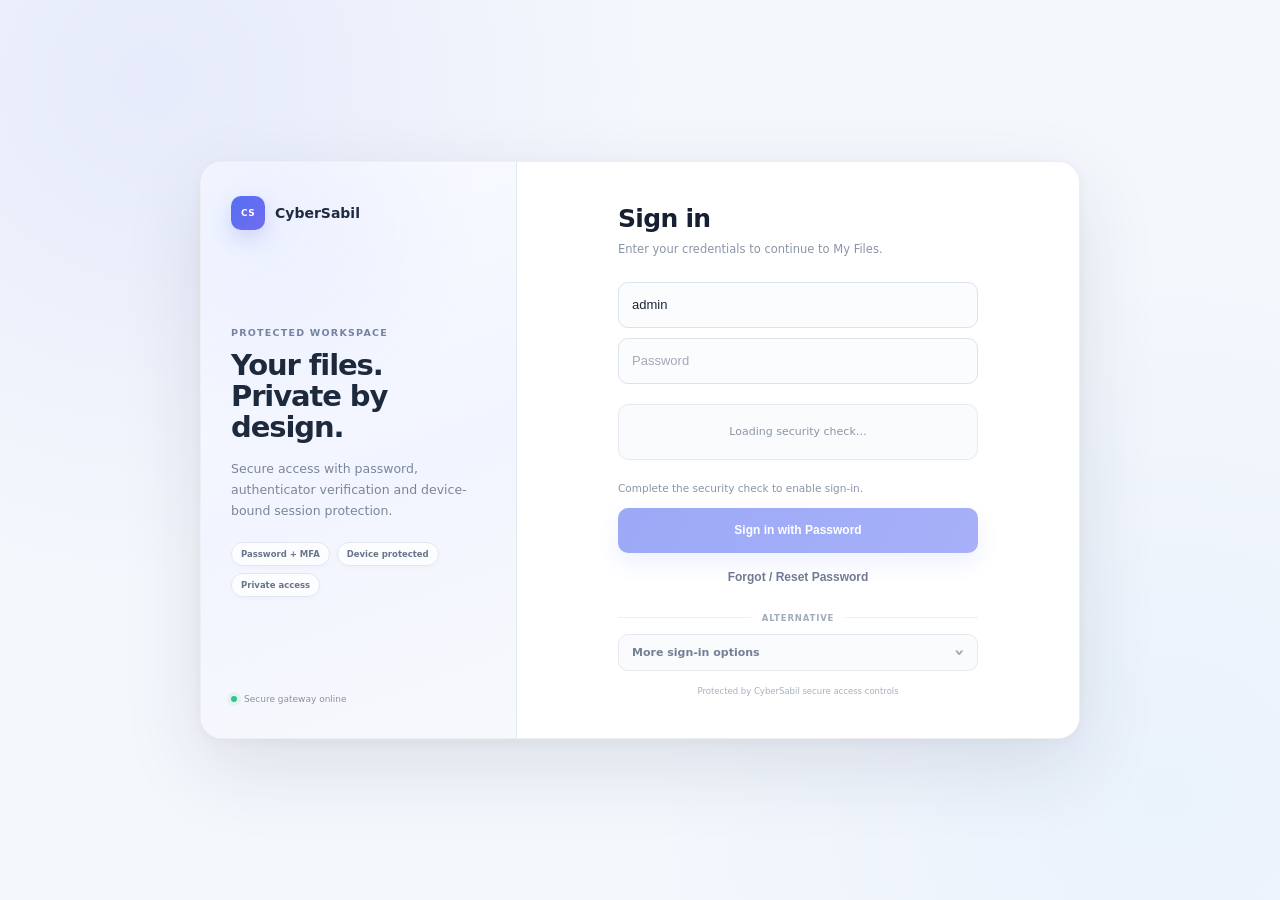
<file: index.html>
<!doctype html>
<html lang="en" class="cy-preboot">
<head>
<meta charset="utf-8">
<meta name="viewport" content="width=device-width,initial-scale=1,viewport-fit=cover">
<meta name="referrer" content="no-referrer">
<meta http-equiv="Content-Security-Policy" content="default-src 'self'; script-src 'self' https://challenges.cloudflare.com; style-src 'self'; img-src 'self' data:; connect-src https://cybersabil-myfile-gateway.multi4u121.workers.dev https://challenges.cloudflare.com; frame-src https://cybersabil-myfile-gateway.multi4u121.workers.dev https://challenges.cloudflare.com; object-src 'none'; base-uri 'none'; form-action 'none';">
<title>CyberSabil Public Files</title>
<meta name="theme-color" content="#596ff1">
<link rel="manifest" href="./manifest.webmanifest">
<link rel="stylesheet" href="./style.css?v=ultra1">
<link rel="stylesheet" href="./premium-auth.css?v=authv2">
<link rel="stylesheet" href="./phone-approval-push-v1.css?v=push-number-v1_1">
<link rel="stylesheet" href="./workspace-compact-v1.css?v=compact-header-v1">
</head>
<body>

<header class="topbar">
  <div class="brand">CyberSabil Public Files</div>
  <div class="path" id="breadcrumbs"></div>
  <input id="search" class="search" type="search" placeholder="Search…" autocomplete="off">
  <button class="btn" id="backBtn" type="button">← Back</button>
  <button class="btn" id="refreshBtn" type="button">↻ Refresh</button>
  <button class="btn" id="viewBtn" type="button">☷ List</button>
  <button class="btn" id="logoutBtn" type="button">Logout</button>
</header>

<section id="authLayer" class="auth-layer">
  <div class="auth-card">
    <div class="auth-title">CyberSabil My Files</div>
    <div id="authText" class="auth-text">Checking secure portal…</div>
    <div id="setupBox" class="hidden">
      <label for="setupCode">One-time setup code</label>
      <input id="setupCode" class="auth-input" type="password" autocomplete="off">
      <button id="setupBtn" class="auth-primary" type="button">Create Passkey</button>
    </div>
    <button id="loginBtn" class="auth-primary hidden" type="button">Unlock with Passkey</button>
    <div id="turnstileBox"></div>
    <div id="authMsg" class="auth-msg"></div>
  </div>
</section>

<main id="filesArea" class="content hidden">
  <div id="main" class="loading">Loading files…</div>
</main>

<div id="previewModal" class="preview-modal hidden" role="dialog" aria-modal="true">
  <div class="preview-box">
    <div class="preview-head">
      <div id="previewTitle" class="preview-title">Preview</div>
      <button id="closePreview" class="btn" type="button">Close</button>
    </div>
    <iframe id="previewFrame" title="File preview"></iframe>
  </div>
</div>
<iframe id="downloadFrame" class="download-frame" title="download"></iframe>

<script src="https://challenges.cloudflare.com/turnstile/v0/api.js?render=explicit" defer></script>
<script src="./simplewebauthn-browser.js" defer></script>
<script src="./qrcode.min.js?v=1.5.4"></script>
<script src="./mfa-shim.js?v=mfav3"></script>
<script src="./password-auth-push-v1_2.js?v=logout-state-v1_2"></script>
<script src="./premium-auth.js?v=phone2"></script>
<script src="./app.js?v=push-number-v1" defer></script>
<script src="./push-manager.js?v=push-number-v1" defer></script>
</body>
</html>
</file>
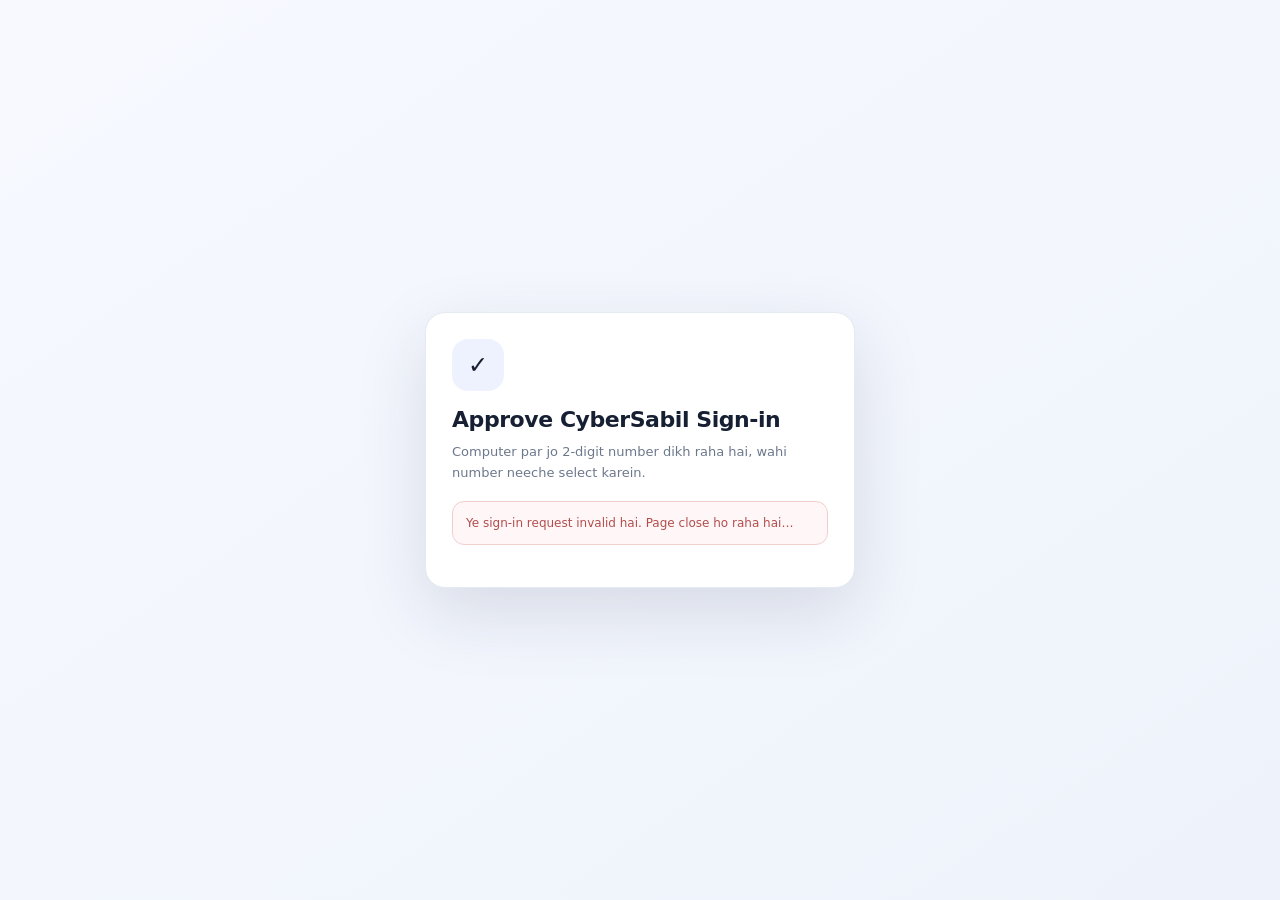
<file: push-approve.html>
<!doctype html>
<html lang="en">
<head>
<meta charset="utf-8">
<meta name="viewport" content="width=device-width,initial-scale=1,viewport-fit=cover">
<meta name="referrer" content="no-referrer">
<meta name="theme-color" content="#596ff1">
<meta http-equiv="Content-Security-Policy" content="default-src 'self'; script-src 'self'; style-src 'self'; connect-src https://cybersabil-myfile-gateway.multi4u121.workers.dev; object-src 'none'; base-uri 'none'; form-action 'none';">
<link rel="manifest" href="./manifest.webmanifest">
<link rel="stylesheet" href="./push-ui.css?v=push2">
<title>CyberSabil Sign-in Approval</title>
</head>
<body>
<main class="push-card">
  <div class="push-badge">✓</div>
  <h1>Approve CyberSabil Sign-in</h1>
  <p>Computer par jo 2-digit number dikh raha hai, wahi number neeche select karein.</p>
  <div id="status" class="push-status">Loading request…</div>
  <div id="choices" class="number-grid"></div>
</main>
<script src="./push-common.js?v=push1"></script>
<script src="./push-approve.js?v=push2"></script>
</body>
</html>
</file>
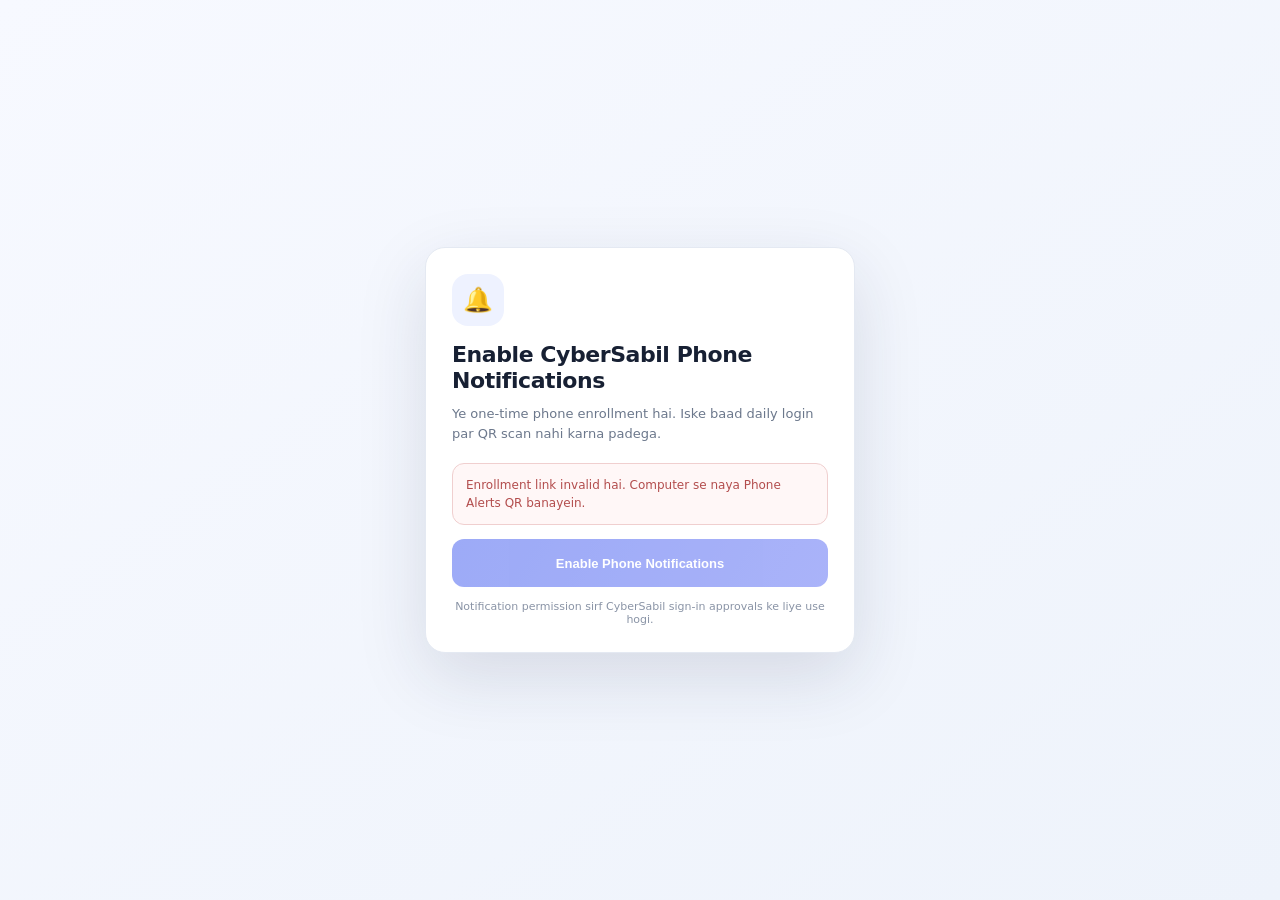
<file: push-setup.html>
<!doctype html>
<html lang="en">
<head>
<meta charset="utf-8">
<meta name="viewport" content="width=device-width,initial-scale=1,viewport-fit=cover">
<meta name="referrer" content="no-referrer">
<meta name="theme-color" content="#596ff1">
<meta http-equiv="Content-Security-Policy" content="default-src 'self'; script-src 'self'; style-src 'self'; connect-src https://cybersabil-myfile-gateway.multi4u121.workers.dev; img-src 'self' data:; object-src 'none'; base-uri 'none'; form-action 'none';">
<link rel="manifest" href="./manifest.webmanifest">
<link rel="stylesheet" href="./push-ui.css?v=push2">
<title>CyberSabil Phone Notifications</title>
</head>
<body>
<main class="push-card">
  <div class="push-badge">🔔</div>
  <h1>Enable CyberSabil Phone Notifications</h1>
  <p>Ye one-time phone enrollment hai. Iske baad daily login par QR scan nahi karna padega.</p>
  <div id="iosHelp" class="help hidden">iPhone/iPad: Web Push ke liye is page/site ko Home Screen par web app ke roop me add karke wahi se open karna pad sakta hai.</div>
  <div id="status" class="push-status">Checking enrollment link…</div>
  <button id="enableBtn" class="primary" type="button" disabled>Enable Phone Notifications</button>
  <div class="small">Notification permission sirf CyberSabil sign-in approvals ke liye use hogi.</div>
</main>
<script src="./push-common.js?v=push1"></script>
<script src="./push-setup.js?v=push2"></script>
</body>
</html>
</file>
<file: style.css>
/* CYBERSABIL_ULTRA_PREMIUM_FILES_V1 */

:root{
  --cy-bg:#f6f8fc;
  --cy-surface:#ffffff;
  --cy-surface-soft:#f9fbfe;
  --cy-line:#e6ebf2;
  --cy-line-strong:#d6deea;
  --cy-text:#162033;
  --cy-muted:#778397;
  --cy-subtle:#9aa5b5;
  --cy-blue:#3f6df6;
  --cy-blue-2:#315bd8;
  --cy-orange:#f59e0b;
  --cy-orange-2:#db8700;
  --cy-green:#22a06b;
  --cy-danger:#d84b4b;
  --cy-shadow:0 8px 26px rgba(27,39,64,.07);
  --cy-shadow-hover:0 14px 34px rgba(27,39,64,.11);
  --cy-radius:16px;
  --cy-fast:160ms cubic-bezier(.2,.8,.2,1);
}

*{box-sizing:border-box}

html,body{
  margin:0;
  min-height:100%;
  background:var(--cy-bg);
  color:var(--cy-text);
  font-family:Inter,ui-sans-serif,system-ui,-apple-system,BlinkMacSystemFont,"Segoe UI",Roboto,Arial,sans-serif;
  -webkit-font-smoothing:antialiased;
  text-rendering:optimizeLegibility;
}

body{
  background:
    radial-gradient(circle at 8% 0%,rgba(63,109,246,.055),transparent 28rem),
    radial-gradient(circle at 95% 10%,rgba(245,158,11,.045),transparent 28rem),
    var(--cy-bg);
}

/* ---------- Workspace header ---------- */

.topbar{
  position:sticky;
  top:0;
  z-index:30;
  min-height:56px;
  padding:8px 16px;
  display:grid;
  grid-template-columns:auto minmax(120px,1fr) minmax(180px,300px) auto auto auto auto auto;
  gap:8px;
  align-items:center;
  background:rgba(255,255,255,.94);
  border-bottom:1px solid rgba(214,222,234,.86);
  box-shadow:0 4px 18px rgba(28,39,60,.045);
  backdrop-filter:blur(18px);
  -webkit-backdrop-filter:blur(18px);
}

.brand{
  display:flex;
  align-items:center;
  gap:9px;
  white-space:nowrap;
  color:var(--cy-text);
  font-size:13px;
  font-weight:720;
  letter-spacing:-.01em;
}
.brand::before{
  content:"CS";
  width:30px;
  height:30px;
  display:grid;
  place-items:center;
  border-radius:9px;
  background:linear-gradient(135deg,#4f72ef,#6d65e8);
  color:#fff;
  font-size:9px;
  font-weight:850;
  box-shadow:0 6px 16px rgba(79,114,239,.19);
}

.path{
  min-width:0;
  display:flex;
  align-items:center;
  gap:2px;
  overflow:hidden;
  white-space:nowrap;
}

.crumb{
  flex:0 0 auto;
  max-width:190px;
  overflow:hidden;
  text-overflow:ellipsis;
  white-space:nowrap;
  border:0;
  border-radius:8px;
  padding:6px 8px;
  background:transparent;
  color:#59677d;
  font-size:11px;
  font-weight:570;
  cursor:pointer;
  transition:background var(--cy-fast),color var(--cy-fast);
}
.crumb:hover{background:#f0f4fa;color:#24314a}
.sep{color:#b3bcc9;font-size:12px}

.search{
  display:block;
  width:100%;
  height:38px;
  min-width:0;
  padding:0 38px 0 13px;
  border:1px solid var(--cy-line-strong);
  border-radius:11px;
  outline:none;
  background:#fbfcfe;
  color:var(--cy-text);
  font-size:12px;
  transition:border-color var(--cy-fast),box-shadow var(--cy-fast),background var(--cy-fast);
}
.search::placeholder{color:#a2acba}
.search:focus{
  background:#fff;
  border-color:#8da5fb;
  box-shadow:0 0 0 4px rgba(63,109,246,.08);
}

.btn{
  height:36px;
  min-width:36px;
  padding:0 10px;
  border:1px solid var(--cy-line);
  border-radius:10px;
  background:#fff;
  color:#536078;
  font-size:11px;
  font-weight:620;
  white-space:nowrap;
  cursor:pointer;
  transition:transform var(--cy-fast),background var(--cy-fast),border-color var(--cy-fast),box-shadow var(--cy-fast);
}
.btn:hover{
  transform:translateY(-1px);
  background:#f8faff;
  border-color:#cad5e6;
  box-shadow:0 4px 10px rgba(26,38,60,.055);
}
.btn:active{transform:translateY(0)}
.btn:disabled{opacity:.42;cursor:not-allowed;transform:none;box-shadow:none}

#logoutBtn{color:#8b4b4b}
#changePasswordBtn{color:#44526a}

/* ---------- Content ---------- */

.content{
  width:min(1520px,100%);
  margin:0 auto;
  padding:18px;
}

.grid{
  display:grid;
  grid-template-columns:repeat(auto-fill,minmax(210px,1fr));
  gap:12px;
  align-items:stretch;
}

.item{
  position:relative;
  min-width:0;
  min-height:146px;
  display:grid;
  grid-template-columns:46px minmax(0,1fr);
  grid-template-rows:auto auto 1fr auto;
  column-gap:12px;
  padding:16px;
  border:1px solid var(--cy-line);
  border-radius:var(--cy-radius);
  background:rgba(255,255,255,.98);
  box-shadow:0 2px 8px rgba(25,37,59,.035);
  overflow:hidden;
  outline:none;
  transition:transform var(--cy-fast),box-shadow var(--cy-fast),border-color var(--cy-fast),background var(--cy-fast);
}
.item:hover,.item:focus-visible{
  transform:translateY(-2px);
  border-color:#ccd8e9;
  box-shadow:var(--cy-shadow-hover);
  background:#fff;
}
.item:focus-visible{
  box-shadow:0 0 0 4px rgba(63,109,246,.09),var(--cy-shadow-hover);
}

.icon{
  grid-column:1;
  grid-row:1 / span 3;
  width:46px;
  height:46px;
  display:grid;
  place-items:center;
  border-radius:13px;
  background:#f4f7fb;
  color:#44526a;
  font-size:26px;
  line-height:1;
}
.folder .icon{
  background:#f1f5ff;
  color:var(--cy-blue);
}

.name{
  grid-column:2;
  grid-row:1;
  min-width:0;
  margin:2px 0 0;
  color:var(--cy-text);
  font-size:12.5px;
  line-height:1.35;
  font-weight:650;
  overflow:hidden;
  text-overflow:ellipsis;
  white-space:nowrap;
}

.sub{
  grid-column:2;
  grid-row:2;
  margin-top:4px;
  color:var(--cy-muted);
  font-size:10.5px;
  line-height:1.3;
}
.modified{display:none}

.actions{
  grid-column:1 / -1;
  grid-row:4;
  display:flex;
  gap:8px;
  margin-top:16px;
}

.action{
  flex:1 1 0;
  min-width:0;
  height:35px;
  padding:0 12px;
  display:inline-flex;
  align-items:center;
  justify-content:center;
  border:1px solid transparent;
  border-radius:10px;
  background:var(--cy-blue);
  color:#fff;
  font-size:11px;
  font-weight:660;
  white-space:nowrap;
  cursor:pointer;
  transition:transform var(--cy-fast),box-shadow var(--cy-fast),background var(--cy-fast),border-color var(--cy-fast);
}
.action:hover{
  transform:translateY(-1px);
  background:var(--cy-blue-2);
  box-shadow:0 7px 16px rgba(63,109,246,.16);
}
.action:active{transform:translateY(0)}
.action.secondary{
  background:#fff;
  color:#4d5b72;
  border-color:var(--cy-line-strong);
}
.action.secondary:hover{
  color:#283650;
  background:#f8faff;
  border-color:#c4d0e2;
  box-shadow:0 5px 12px rgba(33,46,69,.06);
}
.item:not(.folder) .action:not(.secondary){
  background:var(--cy-orange);
}
.item:not(.folder) .action:not(.secondary):hover{
  background:var(--cy-orange-2);
  box-shadow:0 7px 16px rgba(245,158,11,.18);
}

/* ---------- Premium list mode ---------- */

.list.grid{
  display:block;
  overflow:hidden;
  border:1px solid var(--cy-line);
  border-radius:16px;
  background:rgba(255,255,255,.98);
  box-shadow:0 5px 20px rgba(25,37,59,.045);
}

.list .item{
  min-height:66px;
  display:grid;
  grid-template-columns:42px minmax(0,1fr) 90px minmax(190px,260px);
  grid-template-rows:1fr;
  gap:12px;
  align-items:center;
  padding:10px 14px;
  border:0;
  border-bottom:1px solid #edf1f6;
  border-radius:0;
  background:#fff;
  box-shadow:none;
}
.list .item:last-child{border-bottom:0}
.list .item:hover,.list .item:focus-visible{
  transform:none;
  background:#fafcff;
  box-shadow:none;
  border-color:#edf1f6;
}

.list .icon{
  grid-column:1;
  grid-row:1;
  width:38px;
  height:38px;
  border-radius:11px;
  font-size:21px;
}
.list .name{
  grid-column:2;
  grid-row:1;
  margin:0;
  font-size:12px;
}
.list .sub.size{
  grid-column:3;
  grid-row:1;
  margin:0;
  font-size:10.5px;
  text-align:left;
}
.list .modified{display:none}
.list .actions{
  grid-column:4;
  grid-row:1;
  margin:0;
  justify-content:flex-end;
}
.list .action{
  flex:0 0 auto;
  min-width:88px;
  height:34px;
}

/* ---------- States ---------- */

.loading,.empty,.error{
  min-height:220px;
  display:flex;
  align-items:center;
  justify-content:center;
  text-align:center;
  border:1px solid var(--cy-line);
  border-radius:16px;
  background:rgba(255,255,255,.92);
  color:var(--cy-muted);
  font-size:12px;
  box-shadow:0 4px 16px rgba(25,37,59,.035);
}

.cy-skeleton-grid{
  display:grid;
  grid-template-columns:repeat(auto-fill,minmax(210px,1fr));
  gap:12px;
}
.cy-skeleton{
  height:146px;
  border:1px solid var(--cy-line);
  border-radius:16px;
  background:
    linear-gradient(90deg,#f8fafc 25%,#eef2f7 37%,#f8fafc 63%);
  background-size:400% 100%;
  animation:cy-shimmer 1.15s ease-in-out infinite;
}
@keyframes cy-shimmer{
  0%{background-position:100% 0}
  100%{background-position:0 0}
}

.cy-auth-handoff{
  opacity:.3!important;
  transform:scale(.992)!important;
  transition:opacity .18s ease,transform .18s ease!important;
}

/* ---------- Preview ---------- */

.preview-modal{
  position:fixed;
  inset:0;
  z-index:60;
  display:flex;
  align-items:center;
  justify-content:center;
  padding:24px;
  background:rgba(18,24,35,.62);
  backdrop-filter:blur(7px);
  -webkit-backdrop-filter:blur(7px);
}
.preview-box{
  width:min(1180px,100%);
  height:min(88vh,860px);
  overflow:hidden;
  display:flex;
  flex-direction:column;
  border:1px solid rgba(255,255,255,.4);
  border-radius:18px;
  background:#fff;
  box-shadow:0 30px 90px rgba(12,19,31,.28);
}
.preview-head{
  min-height:50px;
  display:flex;
  align-items:center;
  gap:10px;
  padding:8px 10px 8px 16px;
  border-bottom:1px solid var(--cy-line);
  background:#fff;
  color:var(--cy-text);
}
.preview-title{
  flex:1;
  min-width:0;
  overflow:hidden;
  text-overflow:ellipsis;
  white-space:nowrap;
  font-size:12px;
  font-weight:650;
}
#previewFrame{width:100%;flex:1;border:0;background:#fff}
.download-frame{position:fixed;width:1px;height:1px;opacity:0;pointer-events:none;left:-20px;top:-20px}

.hidden{display:none!important}

/* ---------- Tablet ---------- */

@media (max-width:980px){
  .topbar{
    grid-template-columns:auto minmax(80px,1fr) minmax(150px,220px) auto auto auto auto auto;
    padding-inline:10px;
  }
  .brand{font-size:12px}
  .brand::before{width:28px;height:28px}
  .content{padding:14px}
  .grid{grid-template-columns:repeat(auto-fill,minmax(185px,1fr));gap:10px}
  .list .item{
    grid-template-columns:42px minmax(0,1fr) 80px minmax(165px,220px);
  }
}

/* ---------- Mobile ---------- */

@media (max-width:720px){
  .topbar{
    position:sticky;
    min-height:108px;
    padding:9px 10px 10px;
    display:grid;
    grid-template-columns:1fr auto auto auto;
    grid-template-areas:
      "brand refresh view logout"
      "search search search search"
      "path path back change";
    gap:7px 6px;
  }

  .brand{grid-area:brand}
  .path{grid-area:path}
  .search{grid-area:search;height:40px;font-size:13px}
  #backBtn{grid-area:back}
  #refreshBtn{grid-area:refresh}
  #viewBtn{grid-area:view}
  #logoutBtn{grid-area:logout}
  #changePasswordBtn{grid-area:change}

  .brand::before{width:28px;height:28px}
  .brand{font-size:12px}

  .btn{
    height:34px;
    padding:0 9px;
    font-size:10px;
  }

  .path{
    min-height:28px;
    overflow-x:auto;
    scrollbar-width:none;
  }
  .path::-webkit-scrollbar{display:none}
  .crumb{font-size:10px;padding:5px 6px;max-width:150px}

  .content{padding:10px}

  .grid{
    grid-template-columns:repeat(2,minmax(0,1fr));
    gap:10px;
  }

  .item{
    min-height:158px;
    display:grid;
    grid-template-columns:42px minmax(0,1fr);
    padding:13px;
  }
  .icon{width:42px;height:42px;font-size:24px;border-radius:12px}
  .name{font-size:11.5px}
  .sub{font-size:10px}
  .actions{gap:7px;margin-top:13px}
  .action{height:36px;padding-inline:7px;font-size:10.5px}

  /* list becomes dedicated mobile card list instead of squeezed desktop rows */
  .list.grid{
    display:grid;
    grid-template-columns:1fr;
    gap:9px;
    border:0;
    border-radius:0;
    background:transparent;
    box-shadow:none;
    overflow:visible;
  }
  .list .item{
    min-height:92px;
    display:grid;
    grid-template-columns:42px minmax(0,1fr);
    grid-template-rows:auto auto auto;
    gap:2px 10px;
    padding:12px;
    border:1px solid var(--cy-line);
    border-radius:14px;
    box-shadow:0 2px 8px rgba(25,37,59,.035);
  }
  .list .icon{
    grid-column:1;
    grid-row:1 / span 2;
    width:42px;
    height:42px;
  }
  .list .name{
    grid-column:2;
    grid-row:1;
    white-space:normal;
    display:-webkit-box;
    -webkit-line-clamp:2;
    -webkit-box-orient:vertical;
    line-height:1.35;
  }
  .list .sub.size{
    grid-column:2;
    grid-row:2;
  }
  .list .actions{
    grid-column:1 / -1;
    grid-row:3;
    margin-top:9px;
    justify-content:stretch;
  }
  .list .action{
    flex:1 1 0;
    min-width:0;
  }

  .preview-modal{padding:0}
  .preview-box{width:100%;height:100dvh;border-radius:0;border:0}
}

@media (max-width:430px){
  .grid{grid-template-columns:1fr}
  .item{min-height:132px}
  .topbar{
    grid-template-columns:1fr auto auto;
    grid-template-areas:
      "brand refresh logout"
      "search search search"
      "path back view"
      "path change change";
    min-height:140px;
  }
}

/* ---------- Reduced motion ---------- */
@media (prefers-reduced-motion:reduce){
  *,*::before,*::after{
    animation-duration:.01ms!important;
    transition-duration:.01ms!important;
    scroll-behavior:auto!important;
  }
}
</file>
<file: premium-auth.css>
/* CYBERSABIL_PREFERRED_SPLIT_AUTH_ULTRA_V2 */

:root{
  --ca-bg:#f4f7fc;
  --ca-card:#ffffff;
  --ca-text:#172033;
  --ca-muted:#7c889a;
  --ca-line:#e5eaf1;
  --ca-primary:#586ef3;
  --ca-primary2:#6d6cf2;
  --ca-error:#d84c4c;
  --ca-success:#2aa876;
}

/* ---- no-refresh-glitch preboot gate ---- */
html.cy-preboot body{
  background:#f4f7fc!important;
}
html.cy-preboot body>*{
  visibility:hidden!important;
}
html.cy-preboot::before{
  content:"";
  position:fixed;
  inset:0;
  z-index:2147483645;
  background:
    radial-gradient(circle at 12% 14%,rgba(88,110,243,.08),transparent 30rem),
    radial-gradient(circle at 88% 86%,rgba(103,126,242,.055),transparent 28rem),
    #f4f7fc;
}
html.cy-preboot::after{
  content:"";
  position:fixed;
  left:50%;
  top:50%;
  z-index:2147483646;
  width:28px;
  height:28px;
  margin:-14px 0 0 -14px;
  border:3px solid rgba(88,110,243,.14);
  border-top-color:#6075f3;
  border-radius:50%;
  animation:ca-preboot-spin .7s linear infinite;
}
@keyframes ca-preboot-spin{to{transform:rotate(360deg)}}

#authLayer{
  position:fixed!important;
  inset:0!important;
  z-index:999999!important;
  display:flex!important;
  align-items:center!important;
  justify-content:center!important;
  overflow:auto!important;
  padding:24px!important;
  background:
    radial-gradient(circle at 12% 9%,rgba(88,110,243,.085),transparent 31rem),
    radial-gradient(circle at 91% 88%,rgba(89,169,255,.065),transparent 32rem),
    #f4f7fc!important;
}
#authLayer.hidden,#authLayer[hidden],#authLayer.is-hidden{display:none!important}

#premiumAuthShell{
  width:min(880px,100%);
  min-height:504px;
  display:grid;
  grid-template-columns:36% 64%;
  overflow:hidden;
  border:1px solid rgba(29,42,67,.075);
  border-radius:22px;
  background:#fff;
  box-shadow:
    0 28px 80px rgba(31,43,66,.115),
    0 3px 12px rgba(31,43,66,.035);
  animation:ca-shell-in .34s cubic-bezier(.2,.8,.2,1);
}

.premiumAuthHero{
  position:relative;
  padding:34px 30px;
  display:flex;
  flex-direction:column;
  border-right:1px solid #e4e9f1;
  background:
    radial-gradient(circle at 18% 10%,rgba(90,115,244,.065),transparent 14rem),
    linear-gradient(160deg,#f9fbff 0%,#f2f5ff 56%,#f8f9fd 100%);
}

.premiumBrand{
  display:flex;
  align-items:center;
  gap:10px;
  color:#202b40;
  font-size:14px;
  font-weight:720;
}
.premiumBrandMark{
  width:34px;
  height:34px;
  display:grid;
  place-items:center;
  border-radius:10px;
  color:#fff;
  font-size:9px;
  font-weight:860;
  letter-spacing:.04em;
  background:linear-gradient(135deg,#566ff2,#716cf0);
  box-shadow:0 8px 20px rgba(86,111,242,.21);
}

.premiumHeroMain{margin:auto 0}
.premiumEyebrow{
  margin-bottom:12px;
  color:#7582a1;
  font-size:9.5px;
  font-weight:760;
  letter-spacing:.13em;
  text-transform:uppercase;
}
.premiumHeroMain h1{
  margin:0;
  max-width:270px;
  color:#1d293d;
  font-size:29px;
  line-height:1.08;
  font-weight:680;
  letter-spacing:-.038em;
}
.premiumHeroMain p{
  margin:15px 0 0;
  max-width:270px;
  color:#79869a;
  font-size:12.5px;
  line-height:1.68;
}
.premiumTrustRow{
  display:flex;
  flex-wrap:wrap;
  gap:7px;
  margin-top:21px;
}
.premiumTrustChip{
  padding:6px 9px;
  border:1px solid #e1e7f0;
  border-radius:999px;
  background:rgba(255,255,255,.78);
  color:#68758a;
  font-size:8.5px;
  font-weight:620;
  box-shadow:0 2px 5px rgba(36,48,73,.025);
}
.premiumHeroFoot{
  display:flex;
  align-items:center;
  gap:7px;
  color:#8793a5;
  font-size:9px;
}
.premiumLiveDot{
  width:6px;
  height:6px;
  border-radius:50%;
  background:#32c48d;
  box-shadow:0 0 0 4px rgba(50,196,141,.09);
}

.premiumAuthPane{
  display:flex;
  align-items:center;
  justify-content:center;
  padding:42px 52px;
  background:#fff;
}
.premiumAuthInner{width:min(100%,360px)}
.premiumAuthTop{margin-bottom:23px}
.premiumAuthTop h2{
  margin:0;
  color:#172033;
  font-size:25px;
  line-height:1.2;
  font-weight:680;
  letter-spacing:-.028em;
}
.premiumAuthTop p{
  margin:7px 0 0;
  color:#8995a6;
  font-size:11.5px;
  line-height:1.5;
}

#cybersabilPasswordPanel{
  margin:0!important;
  padding:0!important;
  border:0!important;
  border-radius:0!important;
  background:transparent!important;
}
#cybersabilPasswordPanel>div:first-child{display:none!important}
#cybersabilPasswordPanel input{
  width:100%!important;
  height:46px!important;
  margin:0 0 10px!important;
  padding:0 13px!important;
  box-sizing:border-box!important;
  border:1px solid #dce3ec!important;
  border-radius:10px!important;
  outline:none!important;
  background:#fbfcfe!important;
  color:#1b2639!important;
  caret-color:#657af1!important;
  font-size:13px!important;
  font-weight:470!important;
  transition:border-color .17s ease,box-shadow .17s ease,background .17s ease!important;
}
#cybersabilPasswordPanel input::placeholder{color:#a1aab8!important}
#cybersabilPasswordPanel input:focus{
  border-color:#879df5!important;
  background:#fff!important;
  box-shadow:0 0 0 4px rgba(88,110,243,.08)!important;
}
#cybersabilPasswordPanel button{
  min-height:45px!important;
  border:0!important;
  border-radius:10px!important;
  font-size:12px!important;
  font-weight:660!important;
  cursor:pointer!important;
  transition:transform .14s ease,box-shadow .14s ease,opacity .14s ease!important;
}
#cybersabilPasswordPanel button:hover{transform:translateY(-1px)}
#cybersabilPasswordPanel button:not(:last-child){
  color:#fff!important;
  background:linear-gradient(120deg,#556df1,#6878f4)!important;
  box-shadow:0 10px 22px rgba(85,109,241,.17)!important;
}
#cybersabilPasswordPanel button:last-child{
  min-height:34px!important;
  margin-top:5px!important;
  color:#6f7c90!important;
  background:transparent!important;
  box-shadow:none!important;
}
#cybersabilPasswordPanel button:last-child:hover{color:#4d5dca!important}

.premiumDivider{
  display:flex;
  align-items:center;
  gap:11px;
  margin:17px 0 11px;
  color:#a1abba;
  font-size:8.5px;
  font-weight:680;
  letter-spacing:.1em;
  text-transform:uppercase;
}
.premiumDivider::before,.premiumDivider::after{
  content:"";
  flex:1;
  height:1px;
  background:#edf0f4;
}
#premiumAuthOptions{
  border:1px solid #e5eaf1;
  border-radius:10px;
  background:#fafbfd;
  overflow:hidden;
  transition:border-color .16s ease,box-shadow .16s ease;
}
#premiumAuthOptions[open]{
  border-color:#dce3ee;
  box-shadow:0 5px 14px rgba(31,43,66,.04);
}
#premiumAuthOptions summary{
  position:relative;
  padding:11px 13px;
  cursor:pointer;
  user-select:none;
  list-style:none;
  color:#738095;
  font-size:11px;
  font-weight:570;
}
#premiumAuthOptions summary::-webkit-details-marker{display:none}
#premiumAuthOptions summary::after{
  content:"›";
  position:absolute;
  right:13px;
  top:7px;
  color:#9aa5b4;
  font-size:18px;
  transform:rotate(90deg);
  transition:transform .16s ease;
}
#premiumAuthOptions[open] summary::after{transform:rotate(-90deg)}
#premiumPasskeyMount{padding:0 10px 10px}

#loginBtn{
  position:relative!important;
  width:100%!important;
  min-height:41px!important;
  margin:0!important;
  padding:0 12px!important;
  border:1px solid #dfe5ed!important;
  border-radius:9px!important;
  color:#556277!important;
  background:#fff!important;
  box-shadow:none!important;
  font-size:11px!important;
  font-weight:620!important;
  transition:background .16s ease,border-color .16s ease,color .16s ease!important;
}
#loginBtn:hover{
  background:#f6f8fc!important;
  border-color:#d3dce8!important;
  color:#2e3c55!important;
}
#loginBtn.passkey-busy{
  padding-left:36px!important;
  color:#53617a!important;
  cursor:wait!important;
}
#loginBtn.passkey-busy::before{
  content:"";
  position:absolute;
  left:14px;
  top:50%;
  width:13px;
  height:13px;
  margin-top:-7px;
  border:2px solid rgba(88,110,243,.18);
  border-top-color:#6075f3;
  border-radius:50%;
  animation:ca-passkey-spin .7s linear infinite;
}
@keyframes ca-passkey-spin{to{transform:rotate(360deg)}}

.premiumAuthFoot{
  margin-top:15px;
  text-align:center;
  color:#a8b0bd;
  font-size:8.5px;
}
.premiumLegacyHidden{display:none!important}

/* ---------- shared polished MFA / modal UI ---------- */
.cy-mfa-overlay{
  position:fixed!important;
  inset:0!important;
  z-index:2147483647!important;
  display:flex!important;
  align-items:center!important;
  justify-content:center!important;
  padding:18px!important;
  background:rgba(22,29,42,.52)!important;
  backdrop-filter:blur(7px)!important;
  -webkit-backdrop-filter:blur(7px)!important;
}
.cy-mfa-card{
  box-sizing:border-box!important;
  width:min(410px,100%)!important;
  max-height:92vh!important;
  overflow:auto!important;
  padding:22px!important;
  border:1px solid rgba(255,255,255,.65)!important;
  border-radius:16px!important;
  background:#fff!important;
  color:#172033!important;
  box-shadow:0 26px 75px rgba(17,24,39,.22)!important;
  animation:ca-modal-in .2s ease-out!important;
}
.cy-mfa-card h2{
  margin:0 0 8px!important;
  color:#172033!important;
  font-size:20px!important;
  line-height:1.25!important;
  font-weight:680!important;
  letter-spacing:-.02em!important;
}
.cy-mfa-card p{
  margin:0 0 12px!important;
  color:#778397!important;
  font-size:11.5px!important;
  line-height:1.55!important;
}
.cy-modal-input{
  box-sizing:border-box!important;
  width:100%!important;
  min-height:46px!important;
  margin:8px 0!important;
  padding:0 13px!important;
  border:1px solid #dce3ec!important;
  border-radius:10px!important;
  outline:none!important;
  background:#fbfcfe!important;
  color:#172033!important;
  font-size:15px!important;
  transition:border-color .16s ease,box-shadow .16s ease!important;
}
.cy-modal-input:focus{
  border-color:#879df5!important;
  box-shadow:0 0 0 4px rgba(88,110,243,.08)!important;
}
.cy-mfa-code{
  font-size:21px!important;
  letter-spacing:.24em!important;
  text-align:center!important;
  font-variant-numeric:tabular-nums!important;
}
.cy-modal-btn{
  box-sizing:border-box!important;
  width:100%!important;
  min-height:44px!important;
  margin-top:10px!important;
  border:0!important;
  border-radius:10px!important;
  cursor:pointer!important;
  font-size:12px!important;
  font-weight:660!important;
}
.cy-modal-btn.primary{
  background:linear-gradient(120deg,#556df1,#6878f4)!important;
  color:#fff!important;
  box-shadow:0 8px 18px rgba(85,109,241,.15)!important;
}
.cy-modal-btn.secondary{
  background:#f1f4f8!important;
  color:#526078!important;
}
.cy-modal-btn:disabled{opacity:.58!important;cursor:wait!important}
.cy-inline-note{
  min-height:17px!important;
  margin-top:8px!important;
  font-size:10.5px!important;
  line-height:1.45!important;
}
.cy-inline-note.error{color:var(--ca-error)!important}
.cy-inline-note.success{color:var(--ca-success)!important}
.cy-inline-note.muted{color:#8a95a6!important}
.cy-input-error{
  border-color:#e36b6b!important;
  box-shadow:0 0 0 4px rgba(227,107,107,.085)!important;
}
.cy-shake{animation:ca-shake .34s ease!important}
@keyframes ca-shake{
  0%{transform:translateX(0)}
  20%{transform:translateX(-7px)}
  40%{transform:translateX(7px)}
  60%{transform:translateX(-5px)}
  80%{transform:translateX(5px)}
  100%{transform:translateX(0)}
}
@keyframes ca-shell-in{
  from{opacity:0;transform:translateY(8px) scale(.994)}
  to{opacity:1;transform:translateY(0) scale(1)}
}
@keyframes ca-modal-in{
  from{opacity:0;transform:translateY(7px) scale(.988)}
  to{opacity:1;transform:translateY(0) scale(1)}
}

/* tablet */
@media(max-width:800px){
  #authLayer{padding:18px!important}
  #premiumAuthShell{
    width:min(600px,100%);
    min-height:0;
    grid-template-columns:1fr;
  }
  .premiumAuthHero{
    padding:22px 26px 20px;
    border-right:0;
    border-bottom:1px solid #e5eaf1;
  }
  .premiumHeroMain{margin:20px 0 0}
  .premiumHeroMain h1{max-width:none;font-size:25px}
  .premiumHeroMain p{max-width:470px;margin-top:11px}
  .premiumTrustRow{margin-top:14px}
  .premiumHeroFoot{display:none}
  .premiumAuthPane{padding:30px 34px 34px}
}

/* phone: retain same visual language, not squeezed desktop */
@media(max-width:520px){
  #authLayer{padding:10px!important;align-items:flex-start!important}
  #premiumAuthShell{
    width:100%;
    margin:auto;
    border-radius:17px;
  }
  .premiumAuthHero{padding:17px 18px 16px}
  .premiumBrandMark{width:31px;height:31px}
  .premiumHeroMain{margin-top:14px}
  .premiumEyebrow{display:none}
  .premiumHeroMain h1{font-size:21px}
  .premiumHeroMain p{display:none}
  .premiumTrustRow{margin-top:11px}
  .premiumTrustChip{font-size:8px;padding:5px 7px}
  .premiumAuthPane{padding:24px 18px 27px}
  .premiumAuthTop{margin-bottom:19px}
  .premiumAuthTop h2{font-size:22px}
  .cy-mfa-overlay{padding:10px!important}
}
@media(max-width:360px){
  #authLayer{padding:0!important}
  #premiumAuthShell{min-height:100dvh;border:0;border-radius:0;box-shadow:none}
}
@media(prefers-reduced-motion:reduce){
  *,*::before,*::after{
    animation-duration:.01ms!important;
    transition-duration:.01ms!important;
  }
}
</file>
<file: phone-approval-push-v1.css>
/* CYBERSABIL_PHONE_APPROVAL_UI_V1 */

/* No center flash on refresh. Keep the page calm until app.js has chosen auth/files. */
html.cy-preboot body>*{visibility:hidden!important}
html.cy-preboot body{background:#f4f7fc!important}
html.cy-preboot::before{
  content:"";position:fixed;inset:0;z-index:2147483645;
  background:radial-gradient(circle at 13% 11%,rgba(88,110,243,.075),transparent 30rem),radial-gradient(circle at 90% 88%,rgba(93,169,255,.05),transparent 31rem),#f4f7fc
}
html.cy-preboot::after{
  content:"";position:fixed;left:0;top:0;z-index:2147483646;width:38%;height:2px;
  background:linear-gradient(90deg,transparent,#667bf2,transparent);
  animation:cy-preboot-line 1.05s ease-in-out infinite
}
@keyframes cy-preboot-line{0%{transform:translateX(-110vw);opacity:.2}45%{opacity:.85}100%{transform:translateX(280vw);opacity:.15}}

.cy-phone-approval-overlay{
  position:fixed;inset:0;z-index:2147483647;display:flex;align-items:center;justify-content:center;padding:18px;
  background:rgba(25,32,46,.48);backdrop-filter:blur(7px);-webkit-backdrop-filter:blur(7px)
}
.cy-phone-approval-card{
  width:min(410px,100%);box-sizing:border-box;padding:23px;border:1px solid rgba(255,255,255,.72);border-radius:17px;
  background:#fff;color:#172033;box-shadow:0 28px 78px rgba(18,25,39,.22);animation:cy-phone-card-in .2s ease-out
}
.cy-phone-icon{
  width:48px;height:48px;display:grid;place-items:center;margin-bottom:15px;border-radius:14px;
  background:#f0f4ff;color:#526cf0;font-size:23px;font-weight:800
}
.cy-phone-approval-card h2{margin:0;color:#172033;font-size:21px;line-height:1.25;font-weight:680;letter-spacing:-.025em}
.cy-phone-approval-card p{margin:8px 0 0;color:#778397;font-size:11.5px;line-height:1.58}
.cy-phone-state{
  min-height:48px;display:flex;align-items:center;gap:10px;margin:17px 0 4px;padding:10px 12px;
  border:1px solid #e6eaf1;border-radius:11px;background:#fafbfd;color:#627087;font-size:11px;line-height:1.4
}
.cy-phone-spinner{width:16px;height:16px;flex:0 0 auto;border:2px solid rgba(88,110,243,.16);border-top-color:#6075f3;border-radius:50%;animation:cy-phone-spin .72s linear infinite}
.cy-phone-button{width:100%;min-height:44px;margin-top:10px;border:0;border-radius:10px;cursor:pointer;font-size:12px;font-weight:660}
.cy-phone-button.primary{color:#fff;background:linear-gradient(120deg,#556df1,#6878f4);box-shadow:0 8px 18px rgba(85,109,241,.15)}
.cy-phone-button.secondary{color:#536078;background:#f0f3f7}
.cy-phone-button.link{min-height:32px;margin-top:7px;color:#5c6ed6;background:transparent}
.cy-phone-button:disabled{opacity:.56;cursor:wait}
.cy-phone-error{border-color:#efd1d1;background:#fff8f8;color:#b24b4b}
.cy-phone-shake{animation:cy-phone-shake .34s ease}
@keyframes cy-phone-spin{to{transform:rotate(360deg)}}
@keyframes cy-phone-card-in{from{opacity:0;transform:translateY(7px) scale(.989)}to{opacity:1;transform:translateY(0) scale(1)}}
@keyframes cy-phone-shake{0%{transform:translateX(0)}20%{transform:translateX(-7px)}40%{transform:translateX(7px)}60%{transform:translateX(-5px)}80%{transform:translateX(5px)}100%{transform:translateX(0)}}
@media(max-width:520px){.cy-phone-approval-overlay{padding:10px}.cy-phone-approval-card{padding:20px;border-radius:15px}}
@media(prefers-reduced-motion:reduce){html.cy-preboot::after,.cy-phone-spinner,.cy-phone-approval-card,.cy-phone-shake{animation:none!important}}


/* CYBERSABIL_PHONE_PASSKEY_MANAGER_CSS_V2 */

.cy-passkey-manager-overlay{
  position:fixed;
  inset:0;
  z-index:2147483647;
  display:flex;
  align-items:center;
  justify-content:center;
  padding:18px;
  background:rgba(25,32,46,.48);
  backdrop-filter:blur(7px);
  -webkit-backdrop-filter:blur(7px);
}

.cy-passkey-manager-card{
  width:min(420px,100%);
  box-sizing:border-box;
  padding:23px;
  border:1px solid rgba(255,255,255,.74);
  border-radius:17px;
  background:#fff;
  color:#172033;
  box-shadow:0 28px 78px rgba(18,25,39,.22);
  animation:cy-passkey-manager-in .2s ease-out;
}

.cy-passkey-manager-icon{
  width:48px;
  height:48px;
  display:grid;
  place-items:center;
  margin-bottom:15px;
  border-radius:14px;
  background:#f0f4ff;
  font-size:23px;
}

.cy-passkey-manager-card h2{
  margin:0;
  color:#172033;
  font-size:21px;
  line-height:1.25;
  font-weight:680;
  letter-spacing:-.025em;
}

.cy-passkey-manager-card p{
  margin:8px 0 0;
  color:#778397;
  font-size:11.5px;
  line-height:1.58;
}

.cy-passkey-manager-status{
  min-height:46px;
  display:flex;
  align-items:center;
  margin:16px 0 10px;
  padding:10px 12px;
  border:1px solid #e5eaf1;
  border-radius:11px;
  background:#fafbfd;
  color:#647087;
  font-size:10.5px;
  line-height:1.45;
}

.cy-passkey-manager-status.busy{
  border-color:#d9e1ff;
  background:#f6f8ff;
  color:#5367c8;
}

.cy-passkey-manager-status.error{
  border-color:#efd1d1;
  background:#fff8f8;
  color:#b24b4b;
}

.cy-passkey-manager-status.success{
  border-color:#cfe9dc;
  background:#f5fcf8;
  color:#25815d;
}

.cy-passkey-manager-code{
  box-sizing:border-box;
  width:100%;
  height:48px;
  padding:0 13px;
  border:1px solid #dce3ec;
  border-radius:10px;
  outline:none;
  background:#fbfcfe;
  color:#172033;
  font-size:19px;
  letter-spacing:.19em;
  text-align:center;
  font-variant-numeric:tabular-nums;
}

.cy-passkey-manager-code:focus{
  border-color:#879df5;
  background:#fff;
  box-shadow:0 0 0 4px rgba(88,110,243,.08);
}

.cy-passkey-manager-btn{
  width:100%;
  min-height:44px;
  margin-top:10px;
  border:0;
  border-radius:10px;
  cursor:pointer;
  font-size:12px;
  font-weight:660;
}

.cy-passkey-manager-btn.primary{
  color:#fff;
  background:linear-gradient(120deg,#556df1,#6878f4);
  box-shadow:0 8px 18px rgba(85,109,241,.15);
}

.cy-passkey-manager-btn.secondary{
  color:#536078;
  background:#f0f3f7;
}

.cy-passkey-manager-btn:disabled{
  opacity:.56;
  cursor:wait;
}

.cy-passkey-manager-shake{
  animation:cy-passkey-manager-shake .34s ease;
}

#addPhonePasskeyBtn{
  color:#465ac8;
}

@keyframes cy-passkey-manager-in{
  from{
    opacity:0;
    transform:translateY(7px) scale(.989);
  }
  to{
    opacity:1;
    transform:translateY(0) scale(1);
  }
}

@keyframes cy-passkey-manager-shake{
  0%{transform:translateX(0)}
  20%{transform:translateX(-7px)}
  40%{transform:translateX(7px)}
  60%{transform:translateX(-5px)}
  80%{transform:translateX(5px)}
  100%{transform:translateX(0)}
}

@media(max-width:520px){
  .cy-passkey-manager-overlay{
    padding:10px;
  }

  .cy-passkey-manager-card{
    padding:20px;
    border-radius:15px;
  }
}

@media(prefers-reduced-motion:reduce){
  .cy-passkey-manager-card,
  .cy-passkey-manager-shake{
    animation:none!important;
  }
}


/* CYBERSABIL_NUMBER_MATCH_PUSH_CSS_V1 */
.cy-number-match-card{max-width:390px}
.cy-number-match-value{display:grid;place-items:center;width:124px;height:94px;margin:18px auto 12px;border:1px solid #dbe3f3;border-radius:18px;background:linear-gradient(145deg,#f7f9ff,#eef3ff);color:#23325d;font-size:48px;line-height:1;font-weight:800;letter-spacing:.08em;font-variant-numeric:tabular-nums;box-shadow:inset 0 1px 0 #fff,0 12px 30px rgba(75,96,176,.12)}
.cy-phone-state.cy-phone-success{border-color:#cce7d8;background:#f4fbf7;color:#287a59}
.cy-push-manager-overlay{position:fixed;inset:0;z-index:2147483647;display:flex;align-items:center;justify-content:center;padding:18px;background:rgba(25,32,46,.48);backdrop-filter:blur(7px);-webkit-backdrop-filter:blur(7px)}
.cy-push-manager-card{width:min(430px,100%);box-sizing:border-box;padding:23px;border:1px solid rgba(255,255,255,.74);border-radius:18px;background:#fff;color:#172033;box-shadow:0 28px 78px rgba(18,25,39,.22)}
.cy-push-manager-badge{width:48px;height:48px;display:grid;place-items:center;margin-bottom:15px;border-radius:14px;background:#f0f4ff;font-size:23px}
.cy-push-manager-card h2{margin:0;color:#172033;font-size:21px;line-height:1.25;font-weight:680;letter-spacing:-.025em}.cy-push-manager-card p{margin:8px 0 0;color:#778397;font-size:11.5px;line-height:1.58}
.cy-push-manager-status{min-height:46px;display:flex;align-items:center;margin:16px 0 10px;padding:10px 12px;border:1px solid #e5eaf1;border-radius:11px;background:#fafbfd;color:#647087;font-size:10.5px;line-height:1.45}.cy-push-manager-status.busy,.cy-push-manager-status.ready{border-color:#d9e1ff;background:#f6f8ff;color:#5367c8}.cy-push-manager-status.error{border-color:#efd1d1;background:#fff8f8;color:#b24b4b}.cy-push-manager-status.success{border-color:#cfe9dc;background:#f5fcf8;color:#25815d}
.cy-push-manager-code{box-sizing:border-box;width:100%;height:48px;padding:0 13px;border:1px solid #dce3ec;border-radius:10px;outline:none;background:#fbfcfe;color:#172033;font-size:19px;letter-spacing:.19em;text-align:center;font-variant-numeric:tabular-nums}.cy-push-manager-code:focus{border-color:#879df5;background:#fff;box-shadow:0 0 0 4px rgba(88,110,243,.08)}
.cy-push-manager-btn{width:100%;min-height:44px;margin-top:10px;border:0;border-radius:10px;cursor:pointer;font-size:12px;font-weight:660}.cy-push-manager-btn.primary{color:#fff;background:linear-gradient(120deg,#556df1,#6878f4);box-shadow:0 8px 18px rgba(85,109,241,.15)}.cy-push-manager-btn.secondary{color:#536078;background:#f0f3f7}.cy-push-manager-btn:disabled{opacity:.56;cursor:wait}
.cy-push-manager-qr{display:grid;place-items:center;margin-top:14px;padding:14px;border:1px solid #e4e9f1;border-radius:13px;background:#fafbfd}.cy-push-manager-qr.hidden{display:none}.cy-push-manager-qr-note{margin-top:10px;color:#6b778d;font-size:10.5px;line-height:1.45;text-align:center}.cy-push-manager-qr canvas{max-width:100%;height:auto}
#pushAlertsBtn{color:#465ac8}
</file>
<file: workspace-compact-v1.css>
/* CYBERSABIL_COMPACT_WORKSPACE_HEADER_V1
   Targeted override only.
   Keeps file cards/list, auth UI, push MFA, download behavior and backend untouched.
*/

.topbar{
  min-height:48px;
  padding:6px 10px;
  grid-template-columns:
    auto
    minmax(90px,1fr)
    minmax(160px,260px)
    auto auto auto auto auto auto;
  grid-template-areas:
    "brand path search back refresh view push change logout";
  gap:6px;
  align-items:center;
}

.brand{
  grid-area:brand;
  font-size:12px;
}

.brand::before{
  width:26px;
  height:26px;
  border-radius:8px;
  font-size:8px;
}

.path{grid-area:path}

.search{
  grid-area:search;
  height:34px;
  border-radius:9px;
  font-size:11.5px;
}

.btn{
  height:32px;
  min-width:32px;
  padding:0 8px;
  border-radius:9px;
  font-size:10.5px;
}

#backBtn{grid-area:back}
#refreshBtn{grid-area:refresh}
#viewBtn{grid-area:view}
#pushAlertsBtn{grid-area:push}
#changePasswordBtn{grid-area:change}
#logoutBtn{
  grid-area:logout;
  align-self:center;
}

/* Keep all authenticated controls on the SAME desktop header row. */
@media (min-width:721px){
  .topbar{
    grid-auto-flow:row;
    grid-auto-rows:auto;
  }

  #logoutBtn,
  #changePasswordBtn,
  #pushAlertsBtn{
    margin:0;
  }
}

/* Compact tablet without introducing a second action row. */
@media (min-width:721px) and (max-width:1100px){
  .topbar{
    padding-inline:8px;
    grid-template-columns:
      auto
      minmax(60px,1fr)
      minmax(125px,185px)
      auto auto auto auto auto auto;
    gap:5px;
  }

  .brand{
    font-size:11px;
    gap:6px;
  }

  .brand::before{
    width:24px;
    height:24px;
  }

  .btn{
    height:30px;
    min-width:30px;
    padding-inline:6px;
    font-size:9.5px;
  }

  .search{
    height:32px;
    font-size:11px;
  }

  .crumb{
    max-width:120px;
    padding-inline:5px;
    font-size:9.5px;
  }
}

/* Mobile: two compact rows only.
   Row 1 = brand + navigation/security actions.
   Row 2 = search.
   Breadcrumb is hidden because Back remains directly available. */
@media (max-width:720px){
  .topbar{
    position:sticky;
    top:0;
    min-height:0;
    padding:6px 8px 7px;
    display:grid;
    grid-template-columns:minmax(0,1fr) repeat(6,30px);
    grid-template-areas:
      "brand back refresh view push change logout"
      "search search search search search search search";
    gap:5px 4px;
    align-items:center;
  }

  .brand{
    grid-area:brand;
    min-width:0;
    overflow:hidden;
    text-overflow:ellipsis;
    font-size:11px;
    gap:6px;
  }

  .brand::before{
    width:26px;
    height:26px;
    flex:0 0 26px;
  }

  .path{
    display:none!important;
  }

  .search{
    grid-area:search;
    height:34px;
    min-width:0;
    font-size:12px;
    border-radius:9px;
  }

  #backBtn{grid-area:back}
  #refreshBtn{grid-area:refresh}
  #viewBtn{grid-area:view}
  #pushAlertsBtn{grid-area:push}
  #changePasswordBtn{grid-area:change}
  #logoutBtn{grid-area:logout}

  .topbar .btn{
    width:30px;
    min-width:30px;
    height:30px;
    padding:0;
    display:grid;
    place-items:center;
    overflow:hidden;
    border-radius:8px;
    font-size:0;
    line-height:1;
  }

  .topbar .btn::before{
    font-size:14px;
    line-height:1;
  }

  #backBtn::before{content:"←"}
  #refreshBtn::before{content:"↻"}
  #viewBtn::before{content:"☷"}
  #pushAlertsBtn::before{content:"🔔";font-size:13px}
  #changePasswordBtn::before{content:"🔑";font-size:12px}
  #logoutBtn::before{content:"↪";font-size:14px}

  /* Override historical 108/140px mobile header minimums. */
  .content{
    padding-top:10px;
  }
}

@media (max-width:430px){
  .topbar{
    min-height:0;
    padding:5px 6px 6px;
    grid-template-columns:minmax(0,1fr) repeat(6,28px);
    gap:4px 3px;
  }

  .topbar .btn{
    width:28px;
    min-width:28px;
    height:28px;
  }

  .brand{
    font-size:0;
    gap:0;
  }

  .brand::before{
    width:26px;
    height:26px;
    margin:0;
  }

  .search{
    height:33px;
  }

  /* Keep the existing one-column file-card layout below 430px. */
  .grid{
    grid-template-columns:1fr;
  }
}
</file>
<file: push-ui.css>
:root{font-family:Inter,ui-sans-serif,system-ui,-apple-system,BlinkMacSystemFont,"Segoe UI",sans-serif;color:#172033;background:#f5f7fb}
*{box-sizing:border-box}
body{margin:0;min-height:100vh;display:grid;place-items:center;padding:18px;background:linear-gradient(145deg,#f7f9ff,#eef3fb)}
.push-card{width:min(430px,100%);background:#fff;border:1px solid #e4e9f2;border-radius:20px;padding:26px;box-shadow:0 24px 70px rgba(30,42,67,.13)}
.push-badge{width:52px;height:52px;display:grid;place-items:center;border-radius:16px;background:#eef2ff;font-size:24px;margin-bottom:16px}
h1{font-size:22px;line-height:1.2;margin:0;color:#172033;letter-spacing:-.02em}
p{font-size:13px;line-height:1.6;color:#6c788c;margin:9px 0 0}
.push-status{margin:18px 0 14px;padding:12px 13px;border-radius:12px;background:#f7f9fc;border:1px solid #e4e9f1;font-size:12px;line-height:1.5;color:#647087}
.push-status.ready{background:#f5f7ff;border-color:#dce3ff;color:#5064bd}.push-status.busy{background:#f7f8ff;border-color:#dce3ff;color:#5064bd}.push-status.success{background:#f3fbf7;border-color:#cce8d8;color:#287a59}.push-status.warn{background:#fffaf1;border-color:#f0deb6;color:#936d22}.push-status.error{background:#fff7f7;border-color:#f0cfcf;color:#b34d4d}
.primary{width:100%;min-height:48px;border:0;border-radius:12px;background:linear-gradient(120deg,#556df1,#6c7cf5);color:#fff;font-weight:700;cursor:pointer;font-size:13px}.primary:disabled{opacity:.58;cursor:wait}
.help{margin-top:14px;padding:11px 12px;border-radius:11px;background:#fff8e9;color:#7c642c;font-size:11.5px;line-height:1.55}.hidden{display:none!important}
.number-grid{display:grid;grid-template-columns:repeat(3,1fr);gap:12px;margin-top:16px}.number-choice{min-height:86px;border:1px solid #dbe2ee;background:#fff;border-radius:16px;font-size:28px;font-weight:800;color:#22304a;cursor:pointer;box-shadow:0 7px 20px rgba(30,45,80,.08)}.number-choice:active{transform:scale(.98)}.number-choice:disabled{opacity:.5;cursor:wait}
.small{font-size:11px;color:#8a94a6;margin-top:13px;text-align:center}
</file>
